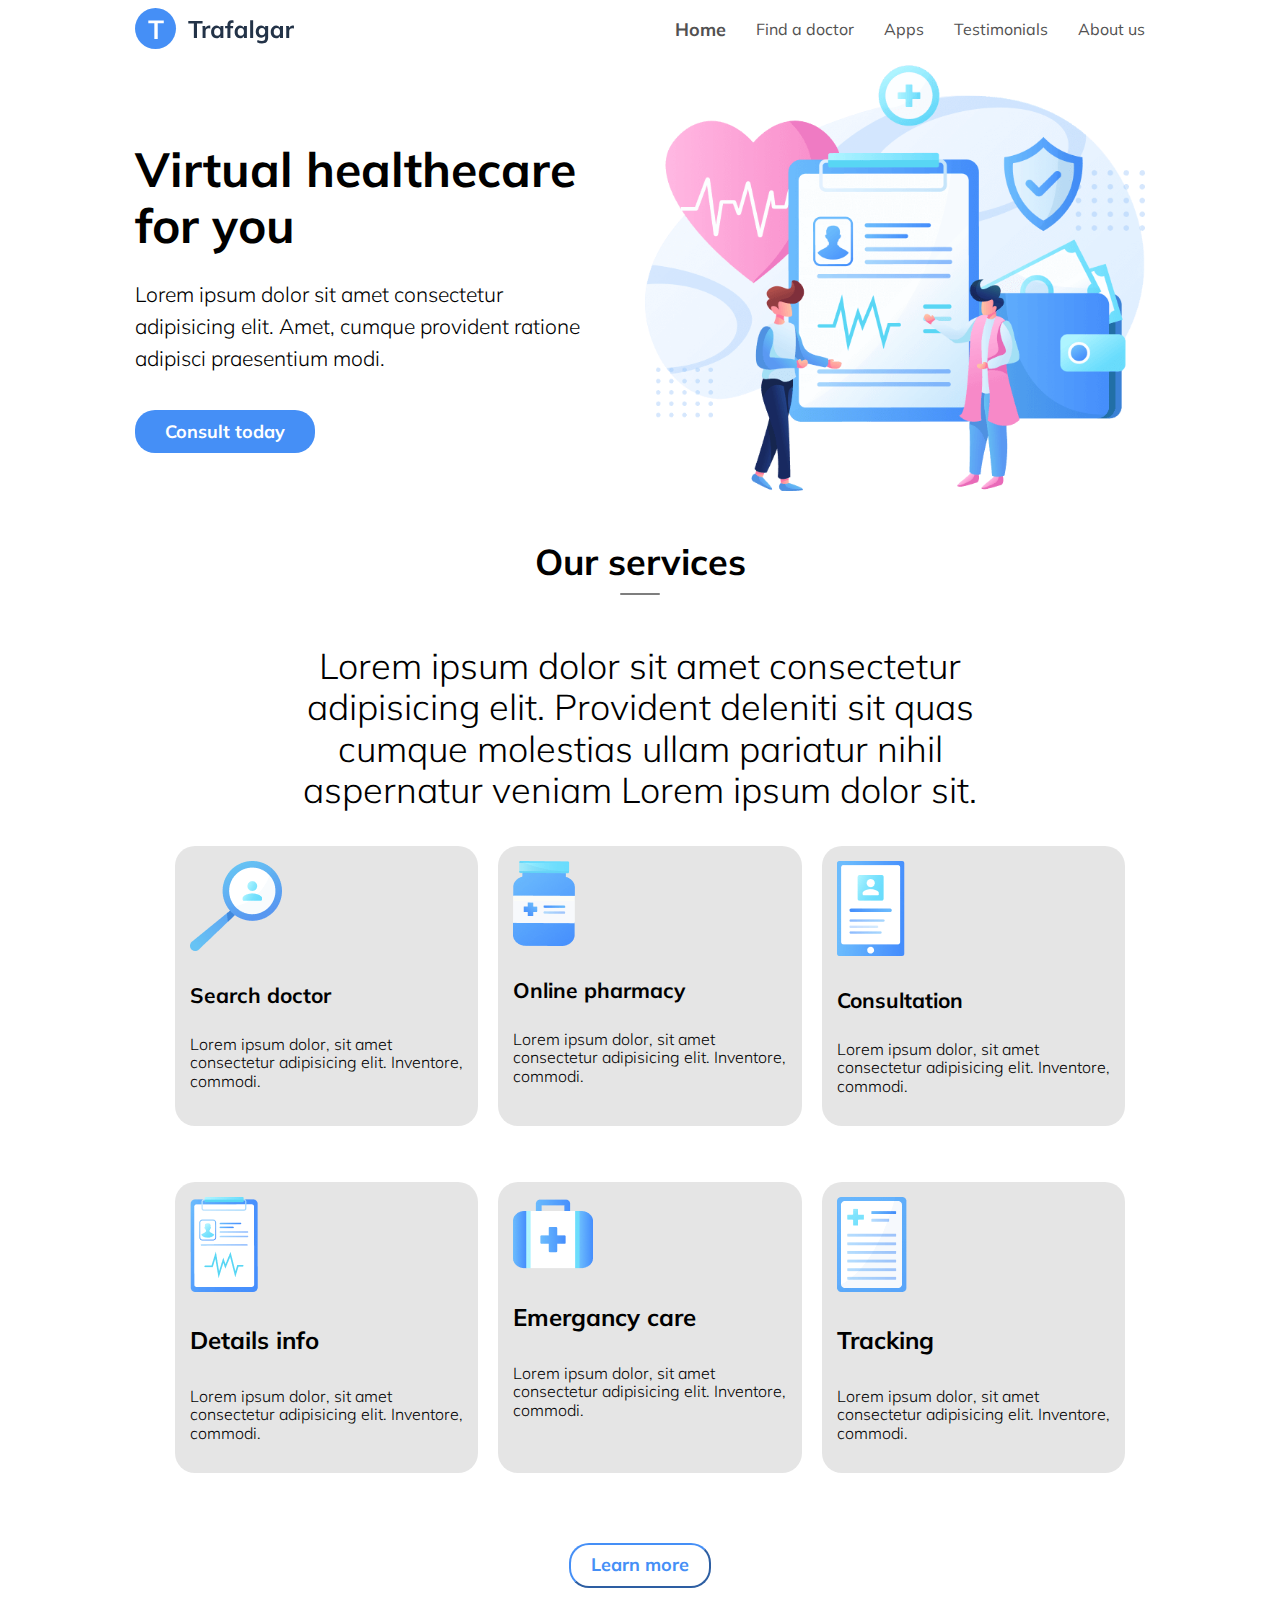
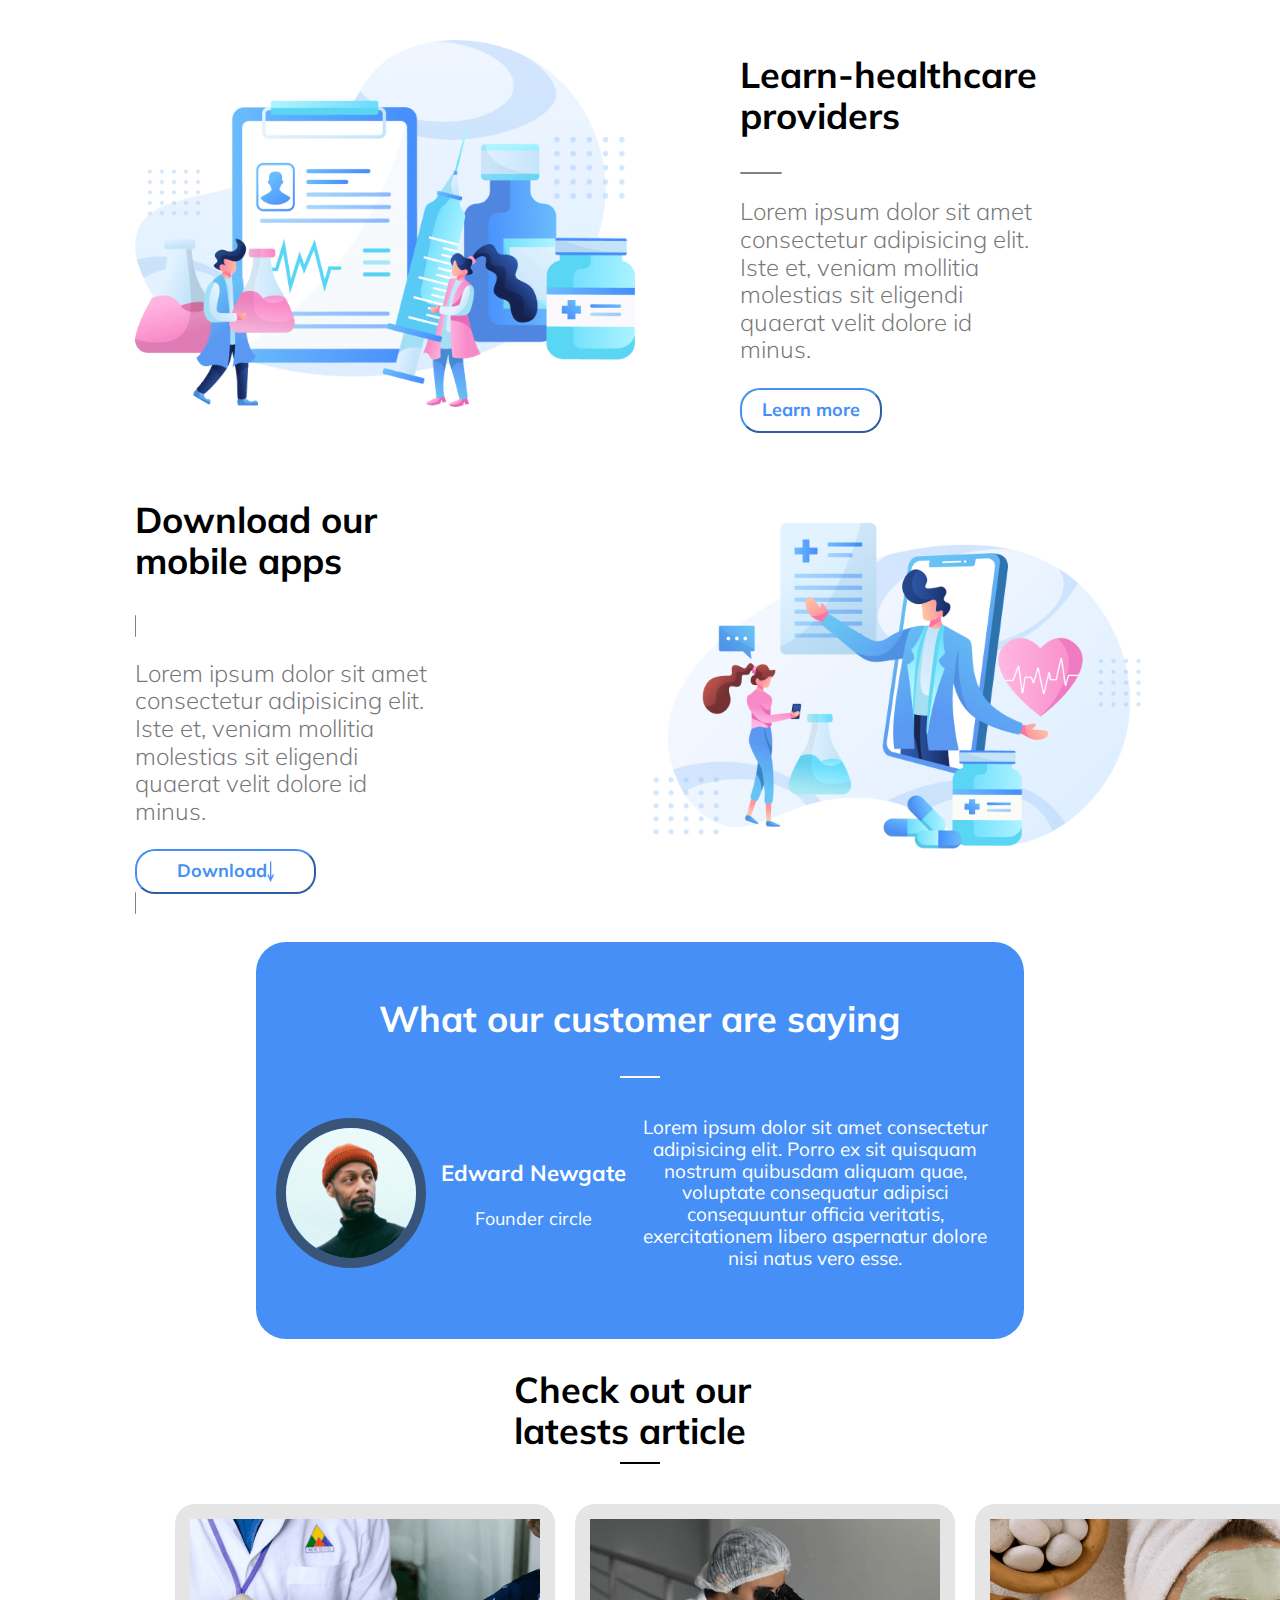
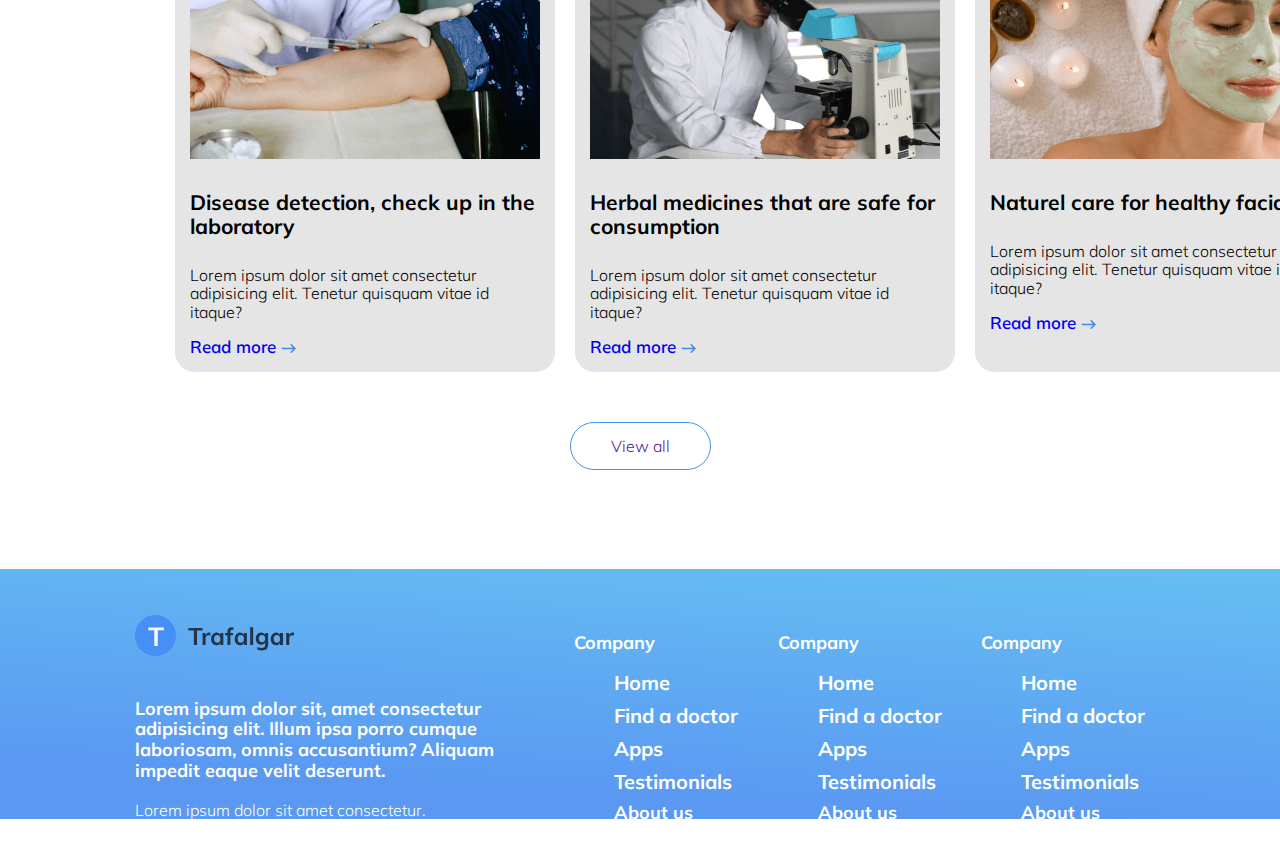
<file: index.html>
<!DOCTYPE html>
<html lang="uz">
<head>
    <meta charset="UTF-8">
    <meta http-equiv="X-UA-Compatible" content="IE=edge">
    <meta name="viewport" content="width=device-width, initial-scale=1.0">
    <title>Trafalgar</title>
    <link rel="stylesheet" href="./css/normalize.css">
    <link rel="stylesheet" href="./css/minifier.css">
    <link rel="preconnect" href="https://fonts.googleapis.com">
    <link rel="preconnect" href="https://fonts.gstatic.com" crossorigin>
    <link href="https://fonts.googleapis.com/css2?family=Roboto:wght@500;700&display=swap" rel="stylesheet">

</head>
<body>
    <!-- Header part -->
    <header class="site-header">
        <div class="container">
        <div class="sitelogo">
            <img src="./rasmlar/logo.svg" alt="site-logo ">
        </div>
        <nav class="site-nav">
            <ul class="site-list">
                <li class="site-items">
                    <a class="site-link a700"  href="#">Home</a>
                </li>
                <li class="site-items">
                    <a class="site-link" href="#">Find a doctor</a>
                </li>
                <li class="site-items">
                    <a class="site-link" href="#">Apps</a>
                </li>
                <li class="site-items">
                    <a class="site-link" href="#">Testimonials</a>
                </li>
                <li class="site-items">
                    <a class="site-link" href="#">About us</a>
                </li>
            </ul>
        </nav>
    </div>
    </header>

    <div class="clr"></div>
    <!-- Body part -->
    <main>
        <section class="hero">
            <div  class="container">
                <div class="hero-item1">
                    <h1 class="hero-title">Virtual healthecare for you</h1>
                    <p class="hero-definition">
                        Lorem ipsum dolor sit amet consectetur adipisicing elit. Amet, cumque provident ratione adipisci praesentium modi.
                    </p>
                    <a class="hero-btn a700" href="./index.html">Consult today</a>
                </div>
                <img class="hero-img" src="./rasmlar/trafalgar-header illustration 1.png" alt="Doctors photo">
           

            </div>
             </section>
        <section class="services">
            <div class="container">
                <h3 class="services-title">Our services
                </h3>
                <p class="liner">
                <p class="services-definition "> Lorem ipsum dolor sit amet consectetur adipisicing elit. Provident deleniti sit quas cumque molestias ullam pariatur nihil aspernatur veniam Lorem ipsum dolor sit.</p>
                <div class="our-services">
                    <ul class="our_list">
                        <li>
                            <img src="./rasmlar/lupa.png" alt="Search doctor">
                            <h4 class="our-h4">Search doctor</h4>
                            <p>Lorem ipsum dolor, sit amet consectetur adipisicing elit. Inventore, commodi.</p>
                        </li>
                        <li>
                            <img src="./rasmlar/Frame.png" alt="Online pharmacy">
                            <h4 class="our-h4">Online pharmacy</h4>
                            <p>Lorem ipsum dolor, sit amet consectetur adipisicing elit. Inventore, commodi.</p>
                        </li>
                        <li>
                            <img src="./rasmlar/Frame (1).png" alt="Consultation">
                            <h4 class="our-h4">Consultation</h4>
                            <p>Lorem ipsum dolor, sit amet consectetur adipisicing elit. Inventore, commodi.</p>
                        </li>
                    </ul>
                    <ul class="our_list2">
                        <li>
                            <img src="./rasmlar/Frame (2).png" alt="Details info">
                            <h4 class="our-h4">Details info</h4>
                            <p>Lorem ipsum dolor, sit amet consectetur adipisicing elit. Inventore, commodi.</p>
                        </li>
                        <li>
                            <img src="./rasmlar/Frame (3).png" alt="Emergancy care">
                            <h4 class="our-h4">Emergancy care</h4>
                            <p>Lorem ipsum dolor, sit amet consectetur adipisicing elit. Inventore, commodi.</p>
                        </li>
                        <li>
                            <img src="./rasmlar/Frame (4).png" alt="Tracking">
                            <h4 class="our-h4">Tracking</h4>
                            <p>Lorem ipsum dolor, sit amet consectetur adipisicing elit. Inventore, commodi.</p>
                        </li>
                    </ul>
                </div>
                <div  class="services-btn">
                <button class="s_btn">Learn more</button>
                </div>
            </div>
           
        </section>
        <section class="learn-healthcare">
            <div class="container">
                <div class="learn-img">
                <img src="./rasmlar/trafalgar-illustration sec02 1@2x.png" alt="learn-healthcare-img">
                </div>
                <div class="learn-healthcare-text">
                <h3 class="h3">Learn-healthcare providers</h3>
                <hr class="hr">
                <p class="p">Lorem ipsum dolor sit amet consectetur adipisicing elit. Iste et, veniam mollitia molestias sit eligendi quaerat velit dolore id minus.</p>
                <button class="s_btn">Learn more</button>
            </div>
            </div>
            
        </section>
        <section class="downloadour">
            <div class="container">
                <div class="download-our-text">
                    <h3 class="h3 ">Download our mobile apps</h3>
                    <h class="hr">
                    <p class="p">Lorem ipsum dolor sit amet consectetur adipisicing elit. Iste et, veniam mollitia molestias sit eligendi quaerat velit dolore id minus.</p>
                    <button class="s_btn btn_c">Download <img src="/rasmlar/Vector.png" alt="Download"></button>
                </div>
                <div class="downloadur_img">
                    <img class="img_d" src="./rasmlar/trafalgar-illustration sec03 1.svg" alt="download-our-img">
                </div>
            </div>
        </section>
        <section class="news">
            <div class="container">
                <div  class="titl">
                    <h3 class="titl-h3">
                        What our customer are saying
                    </h3>
                    <p class="pl"></p>
                </div>
                <div class="man">
                    <div class="new-list">
                        <div class="content">
                        <img class="content-logo" src="./rasmlar/image 1.png" alt="Image man">
                        <div class="edward">
                        <h3>Edward Newgate</h3>
                        <p>Founder circle</p>
                    </div>
                    </div>
                    </div>
                    <div class="man-text">
                         <p>Lorem ipsum dolor sit amet consectetur adipisicing elit. Porro ex sit quisquam nostrum quibusdam aliquam quae, voluptate consequatur adipisci consequuntur officia veritatis, exercitationem libero aspernatur dolore nisi natus vero esse.
                    </p>
                   </div>
                   </div>
                   
                    </div>
            </div>
            
        </section>
        <section class="check-out">
            <div class="container">
                <h3 class="titl-h4">Check out our latests article
                </h3>
                <p class="pl pl3"></p>
                <div class="our-services" >
                    <ul class="our_list">
                        <li>
                            <img class="doctor" src="./rasmlar/image 2.png" alt="Check1">
                            <h4>Disease detection, check up in the laboratory
                            </h4>
                            <p>Lorem ipsum dolor sit amet consectetur adipisicing elit. Tenetur quisquam vitae id itaque?</p>
                            <a href="#">Read more <img  src="/rasmlar/Vector (2).png" alt="read-icon"></a>
        
                        </li>
                        <li>
                            <img class="doctor" src="./rasmlar/image 2 (1).png" alt="Check2">
                            <h4>Herbal medicines that are safe for consumption
                            </h4>
                            <p>Lorem ipsum dolor sit amet consectetur adipisicing elit. Tenetur quisquam vitae id itaque?</p>
                            <a href="#">Read more <img src="/rasmlar/Vector (2).png" alt="read-icon"></a>
        
                        </li>
                        <li>
                            <img class="doctor" src="./rasmlar/image 3 — копия.png" alt="Check3">
                            <h4>Naturel care for healthy facial skin
                            </h4>
                            <p>Lorem ipsum dolor sit amet consectetur adipisicing elit. Tenetur quisquam vitae id itaque?</p>
                            <a href="#">Read more <img src="/rasmlar/Vector (2).png" alt="read-icon"></a>
        
                        </li>
                    </ul>
    
                </div>
                <div class="btna">
                    <a class="btnv" href=""> View all</a>
                </div>
                
            </div>

        </section>
    </main>
    <!-- footer part -->
    <footer>
        <div class="icon_footer">
            <div class="container">
                <div class="sitelogo2">
                 <img class="ph" src="./rasmlar/logo.svg" alt="Trafalgar icon">
                 <p class="ph">Lorem ipsum dolor sit, amet consectetur adipisicing elit. Illum ipsa porro cumque laboriosam, omnis accusantium? Aliquam impedit eaque velit deserunt.</p>
                 <p class="sitep">Lorem ipsum dolor sit amet consectetur.</p>
               </div>
              <div class="company-footer">
               <h4 class="h4h">Company</h4>
               <ul>
                <li >
                    <a  href="#">Home</a>
                </li>
                <li >
                    <a href="#">Find a doctor</a>
                </li>
                <li >
                    <a href="#">Apps</a>
                </li>
                <li >
                    <a href="#">Testimonials</a>
                </li>
                <li >
                    <a href="#">About us</a>
                </li>
            </ul>
        </div>
        <div class="company-footer">
            <h4 class="h4h">Company</h4>
            <ul>
                <li >
                    <a  href="#">Home</a>
                </li>
                <li >
                    <a href="#">Find a doctor</a>
                </li>
                <li >
                    <a href="#">Apps</a>
                </li>
                <li >
                    <a href="#">Testimonials</a>
                </li>
                <li >
                    <a href="#">About us</a>
                </li>
            </ul>
        </div>
        <div class="company-footer">
            <h4 class="h4h">Company</h4>
            <ul>
                <li >
                    <a  href="#">Home</a>
                </li>
                <li >
                    <a href="#">Find a doctor</a>
                </li>
                <li >
                    <a href="#">Apps</a>
                </li>
                <li >
                    <a href="#">Testimonials</a>
                </li>
                <li >
                    <a href="#">About us</a>
                </li>
            </ul>
        </div>

            </div>
        </div>
            
    </footer>
</body>
</html>
</file>
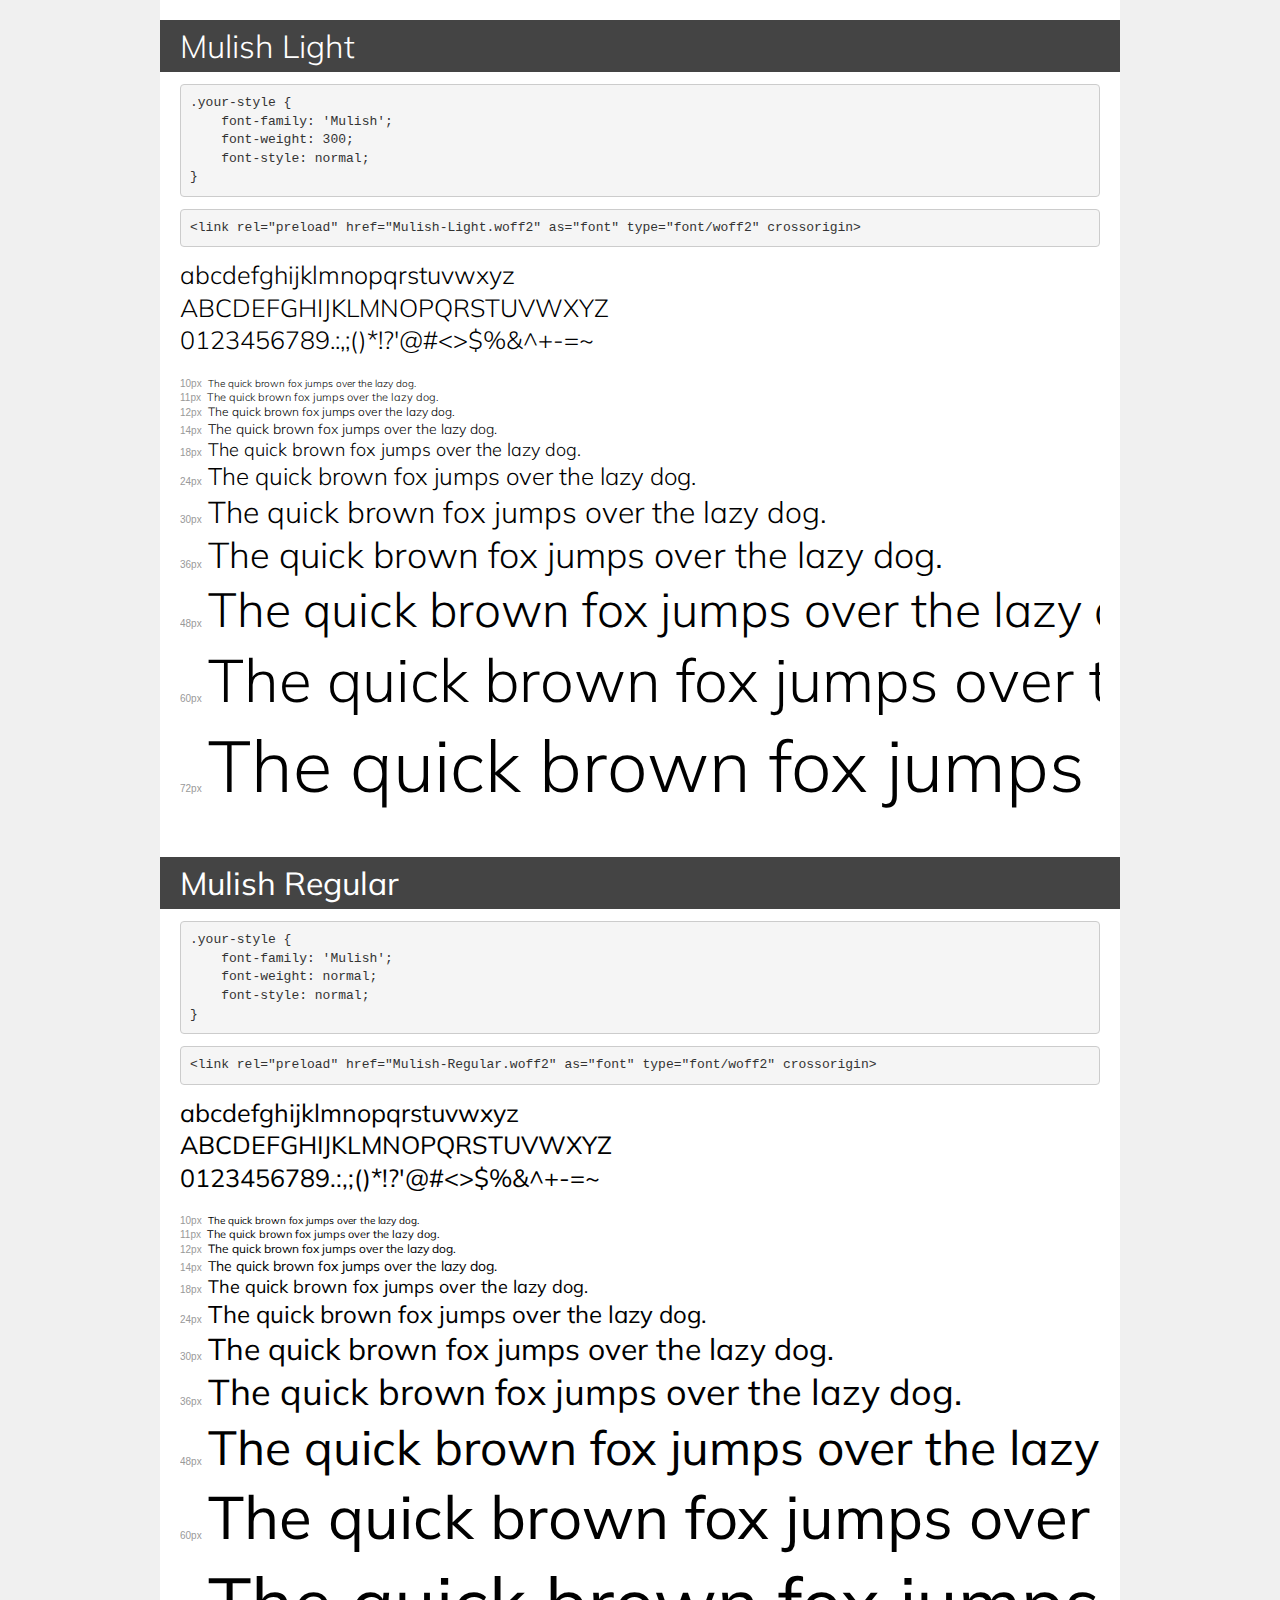
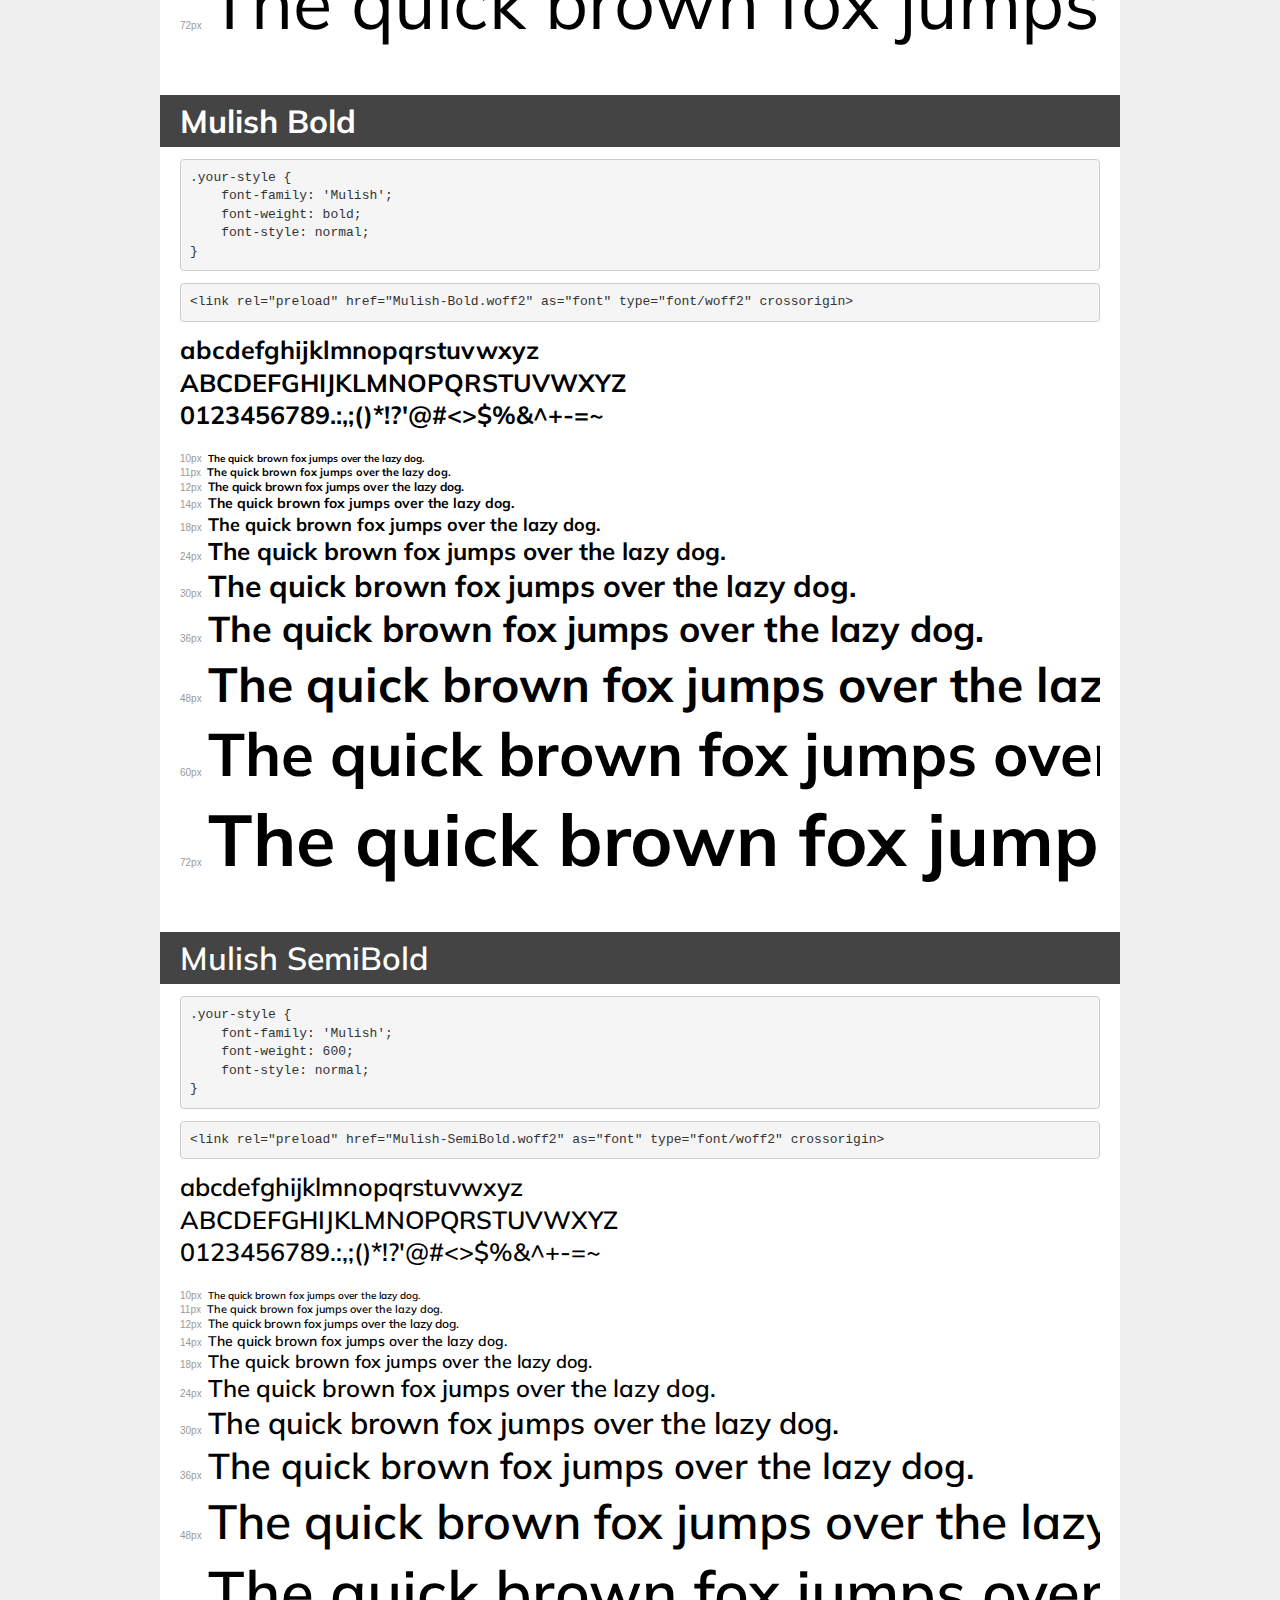
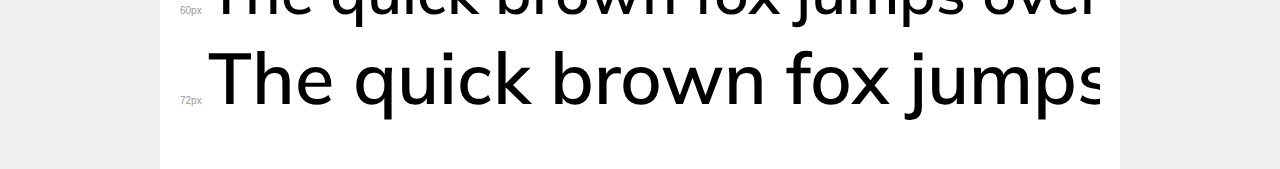
<file: fonts/demo.html>
<!DOCTYPE html>
<html lang="en">
<head>
    <meta charset="utf-8">
    <meta http-equiv="X-UA-Compatible" content="IE=edge">
    <meta name="viewport" content="width=device-width, initial-scale=1">
    <meta name="robots" content="noindex, noarchive">
    <meta name="format-detection" content="telephone=no">
    <title>Transfonter demo</title>
    <link href="stylesheet.css" rel="stylesheet">
    <style>
        /*
        http://meyerweb.com/eric/tools/css/reset/
        v2.0 | 20110126
        License: none (public domain)
        */
        html, body, div, span, applet, object, iframe,
        h1, h2, h3, h4, h5, h6, p, blockquote, pre,
        a, abbr, acronym, address, big, cite, code,
        del, dfn, em, img, ins, kbd, q, s, samp,
        small, strike, strong, sub, sup, tt, var,
        b, u, i, center,
        dl, dt, dd, ol, ul, li,
        fieldset, form, label, legend,
        table, caption, tbody, tfoot, thead, tr, th, td,
        article, aside, canvas, details, embed,
        figure, figcaption, footer, header, hgroup,
        menu, nav, output, ruby, section, summary,
        time, mark, audio, video {
            margin: 0;
            padding: 0;
            border: 0;
            font-size: 100%;
            font: inherit;
            vertical-align: baseline;
        }
        /* HTML5 display-role reset for older browsers */
        article, aside, details, figcaption, figure,
        footer, header, hgroup, menu, nav, section {
            display: block;
        }
        body {
            line-height: 1;
        }
        ol, ul {
            list-style: none;
        }
        blockquote, q {
            quotes: none;
        }
        blockquote:before, blockquote:after,
        q:before, q:after {
            content: '';
            content: none;
        }
        table {
            border-collapse: collapse;
            border-spacing: 0;
        }
        /* demo styles */
        body {
            background: #f0f0f0;
            color: #000;
        }
        .page {
            background: #fff;
            width: 920px;
            margin: 0 auto;
            padding: 20px 20px 0 20px;
            overflow: hidden;
        }
        .font-container {
            overflow-x: auto;
            overflow-y: hidden;
            margin-bottom: 40px;
            line-height: 1.3;
            white-space: nowrap;
            padding-bottom: 5px;
        }
        h1 {
            position: relative;
            background: #444;
            font-size: 32px;
            color: #fff;
            padding: 10px 20px;
            margin: 0 -20px 12px -20px;
        }
        .letters {
            font-size: 25px;
            margin-bottom: 20px;
        }
        .s10:before {
            content: '10px';
        }
        .s11:before {
            content: '11px';
        }
        .s12:before {
            content: '12px';
        }
        .s14:before {
            content: '14px';
        }
        .s18:before {
            content: '18px';
        }
        .s24:before {
            content: '24px';
        }
        .s30:before {
            content: '30px';
        }
        .s36:before {
            content: '36px';
        }
        .s48:before {
            content: '48px';
        }
        .s60:before {
            content: '60px';
        }
        .s72:before {
            content: '72px';
        }
        .s10:before, .s11:before, .s12:before, .s14:before,
        .s18:before, .s24:before, .s30:before, .s36:before,
        .s48:before, .s60:before, .s72:before {
            font-family: Arial, sans-serif;
            font-size: 10px;
            font-weight: normal;
            font-style: normal;
            color: #999;
            padding-right: 6px;
        }
        pre {
            display: block;
            padding: 9px;
            margin: 0 0 12px;
            font-family: Monaco, Menlo, Consolas, "Courier New", monospace;
            font-size: 13px;
            line-height: 1.428571429;
            color: #333;
            font-weight: normal;
            font-style: normal;
            background-color: #f5f5f5;
            border: 1px solid #ccc;
            overflow-x: auto;
            border-radius: 4px;
        }
        /* responsive */
        @media (max-width: 959px) {
            .page {
                width: auto;
                margin: 0;
            }
        }
    </style>
</head>
<body>
<div class="page">
    <div class="demo">
        <h1 style="font-family: 'Mulish'; font-weight: 300; font-style: normal;">Mulish Light</h1>
        <pre title="Usage">.your-style {
    font-family: 'Mulish';
    font-weight: 300;
    font-style: normal;
}</pre>
        <pre title="Preload (optional)">
&lt;link rel=&quot;preload&quot; href=&quot;Mulish-Light.woff2&quot; as=&quot;font&quot; type=&quot;font/woff2&quot; crossorigin&gt;</pre>
        <div class="font-container" style="font-family: 'Mulish'; font-weight: 300; font-style: normal;">
            <p class="letters">
                abcdefghijklmnopqrstuvwxyz<br>
ABCDEFGHIJKLMNOPQRSTUVWXYZ<br>
                0123456789.:,;()*!?'@#&lt;&gt;$%&^+-=~
            </p>
            <p class="s10" style="font-size: 10px;">The quick brown fox jumps over the lazy dog.</p>
            <p class="s11" style="font-size: 11px;">The quick brown fox jumps over the lazy dog.</p>
            <p class="s12" style="font-size: 12px;">The quick brown fox jumps over the lazy dog.</p>
            <p class="s14" style="font-size: 14px;">The quick brown fox jumps over the lazy dog.</p>
            <p class="s18" style="font-size: 18px;">The quick brown fox jumps over the lazy dog.</p>
            <p class="s24" style="font-size: 24px;">The quick brown fox jumps over the lazy dog.</p>
            <p class="s30" style="font-size: 30px;">The quick brown fox jumps over the lazy dog.</p>
            <p class="s36" style="font-size: 36px;">The quick brown fox jumps over the lazy dog.</p>
            <p class="s48" style="font-size: 48px;">The quick brown fox jumps over the lazy dog.</p>
            <p class="s60" style="font-size: 60px;">The quick brown fox jumps over the lazy dog.</p>
            <p class="s72" style="font-size: 72px;">The quick brown fox jumps over the lazy dog.</p>
        </div>
    </div>

    <div class="demo">
        <h1 style="font-family: 'Mulish'; font-weight: normal; font-style: normal;">Mulish Regular</h1>
        <pre title="Usage">.your-style {
    font-family: 'Mulish';
    font-weight: normal;
    font-style: normal;
}</pre>
        <pre title="Preload (optional)">
&lt;link rel=&quot;preload&quot; href=&quot;Mulish-Regular.woff2&quot; as=&quot;font&quot; type=&quot;font/woff2&quot; crossorigin&gt;</pre>
        <div class="font-container" style="font-family: 'Mulish'; font-weight: normal; font-style: normal;">
            <p class="letters">
                abcdefghijklmnopqrstuvwxyz<br>
ABCDEFGHIJKLMNOPQRSTUVWXYZ<br>
                0123456789.:,;()*!?'@#&lt;&gt;$%&^+-=~
            </p>
            <p class="s10" style="font-size: 10px;">The quick brown fox jumps over the lazy dog.</p>
            <p class="s11" style="font-size: 11px;">The quick brown fox jumps over the lazy dog.</p>
            <p class="s12" style="font-size: 12px;">The quick brown fox jumps over the lazy dog.</p>
            <p class="s14" style="font-size: 14px;">The quick brown fox jumps over the lazy dog.</p>
            <p class="s18" style="font-size: 18px;">The quick brown fox jumps over the lazy dog.</p>
            <p class="s24" style="font-size: 24px;">The quick brown fox jumps over the lazy dog.</p>
            <p class="s30" style="font-size: 30px;">The quick brown fox jumps over the lazy dog.</p>
            <p class="s36" style="font-size: 36px;">The quick brown fox jumps over the lazy dog.</p>
            <p class="s48" style="font-size: 48px;">The quick brown fox jumps over the lazy dog.</p>
            <p class="s60" style="font-size: 60px;">The quick brown fox jumps over the lazy dog.</p>
            <p class="s72" style="font-size: 72px;">The quick brown fox jumps over the lazy dog.</p>
        </div>
    </div>

    <div class="demo">
        <h1 style="font-family: 'Mulish'; font-weight: bold; font-style: normal;">Mulish Bold</h1>
        <pre title="Usage">.your-style {
    font-family: 'Mulish';
    font-weight: bold;
    font-style: normal;
}</pre>
        <pre title="Preload (optional)">
&lt;link rel=&quot;preload&quot; href=&quot;Mulish-Bold.woff2&quot; as=&quot;font&quot; type=&quot;font/woff2&quot; crossorigin&gt;</pre>
        <div class="font-container" style="font-family: 'Mulish'; font-weight: bold; font-style: normal;">
            <p class="letters">
                abcdefghijklmnopqrstuvwxyz<br>
ABCDEFGHIJKLMNOPQRSTUVWXYZ<br>
                0123456789.:,;()*!?'@#&lt;&gt;$%&^+-=~
            </p>
            <p class="s10" style="font-size: 10px;">The quick brown fox jumps over the lazy dog.</p>
            <p class="s11" style="font-size: 11px;">The quick brown fox jumps over the lazy dog.</p>
            <p class="s12" style="font-size: 12px;">The quick brown fox jumps over the lazy dog.</p>
            <p class="s14" style="font-size: 14px;">The quick brown fox jumps over the lazy dog.</p>
            <p class="s18" style="font-size: 18px;">The quick brown fox jumps over the lazy dog.</p>
            <p class="s24" style="font-size: 24px;">The quick brown fox jumps over the lazy dog.</p>
            <p class="s30" style="font-size: 30px;">The quick brown fox jumps over the lazy dog.</p>
            <p class="s36" style="font-size: 36px;">The quick brown fox jumps over the lazy dog.</p>
            <p class="s48" style="font-size: 48px;">The quick brown fox jumps over the lazy dog.</p>
            <p class="s60" style="font-size: 60px;">The quick brown fox jumps over the lazy dog.</p>
            <p class="s72" style="font-size: 72px;">The quick brown fox jumps over the lazy dog.</p>
        </div>
    </div>

    <div class="demo">
        <h1 style="font-family: 'Mulish'; font-weight: 600; font-style: normal;">Mulish SemiBold</h1>
        <pre title="Usage">.your-style {
    font-family: 'Mulish';
    font-weight: 600;
    font-style: normal;
}</pre>
        <pre title="Preload (optional)">
&lt;link rel=&quot;preload&quot; href=&quot;Mulish-SemiBold.woff2&quot; as=&quot;font&quot; type=&quot;font/woff2&quot; crossorigin&gt;</pre>
        <div class="font-container" style="font-family: 'Mulish'; font-weight: 600; font-style: normal;">
            <p class="letters">
                abcdefghijklmnopqrstuvwxyz<br>
ABCDEFGHIJKLMNOPQRSTUVWXYZ<br>
                0123456789.:,;()*!?'@#&lt;&gt;$%&^+-=~
            </p>
            <p class="s10" style="font-size: 10px;">The quick brown fox jumps over the lazy dog.</p>
            <p class="s11" style="font-size: 11px;">The quick brown fox jumps over the lazy dog.</p>
            <p class="s12" style="font-size: 12px;">The quick brown fox jumps over the lazy dog.</p>
            <p class="s14" style="font-size: 14px;">The quick brown fox jumps over the lazy dog.</p>
            <p class="s18" style="font-size: 18px;">The quick brown fox jumps over the lazy dog.</p>
            <p class="s24" style="font-size: 24px;">The quick brown fox jumps over the lazy dog.</p>
            <p class="s30" style="font-size: 30px;">The quick brown fox jumps over the lazy dog.</p>
            <p class="s36" style="font-size: 36px;">The quick brown fox jumps over the lazy dog.</p>
            <p class="s48" style="font-size: 48px;">The quick brown fox jumps over the lazy dog.</p>
            <p class="s60" style="font-size: 60px;">The quick brown fox jumps over the lazy dog.</p>
            <p class="s72" style="font-size: 72px;">The quick brown fox jumps over the lazy dog.</p>
        </div>
    </div>

</div>
</body>
</html>
</file>
<file: css/minifier.css>
@font-face{font-family:'Mulish-300';src:url('../fonts/Mulish-Light.woff2') format('woff2'),url('../fonts/Mulish-Light.woff') format('woff');font-weight:300;font-style:normal;font-display:swap}@font-face{font-family:'Mulish-400';src:url('../fonts/Mulish-Regular.woff2') format('woff2'),url('../fonts/Mulish-Regular.woff') format('woff');font-weight:400;font-style:normal;font-display:swap}@font-face{font-family:'Mulish-700';src:url('../fonts/Mulish-Bold.woff2') format('woff2'),url('../fonts/Mulish-Bold.woff') format('woff');font-weight:700;font-style:normal;font-display:swap}@font-face{font-family:'Mulish-600';src:url('../fonts/Mulish-SemiBold.woff2') format('woff2'),url('../fonts/Mulish-SemiBold.woff') format('woff');font-weight:600;font-style:normal;font-display:swap}*{list-style:none;-webkit-box-sizing:border-box;box-sizing:border-box;text-decoration:none}body{font-family:'Mulish-300';font-size:16px;margin:0;padding:0}.container{width:100%;max-width:1070px;margin-left:auto;margin-right:auto;padding:0 30px}
header .container{display:-webkit-box;display:-ms-flexbox;display:flex;height:60px;-webkit-box-pack:justify;-ms-flex-pack:justify;justify-content:space-between;-webkit-box-align:center;-ms-flex-align:center;align-items:center}.site-list{display:-webkit-box;display:-ms-flexbox;display:flex}.site-items:not(:last-child){margin-right:30px}.site-link{color:#525151;font-family:'Mulish-400'}.a700{font-family:'Mulish-700';font-size:18px}.hero .container{display:-webkit-box;display:-ms-flexbox;display:flex;-webkit-box-pack:justify;-ms-flex-pack:justify;justify-content:space-between;-webkit-box-align:center;-ms-flex-align:center;align-items:center}.hero-img{width:500px}.hero-item1{width:450px}.hero-title{font-family:'Mulish-700';font-size:48px;line-height:56px;margin-bottom:25px}.hero-definition{font-style:normal;font-weight:60;font-size:21px;line-height:32px;margin-bottom:48px}.hero-btn{padding:10px 30px;background-color:#458ff6;border-radius:20px;color:#fff}.services-title{font-family:'Mulish-700';font-size:36px;text-align:center;margin-top:50px;margin-bottom:10px}
.liner{width:40px;margin:0 auto;border-radius:30px;opacity:50%;border-top:2px solid #000;margin-bottom:50px}.our-h4{font-family:'Mulish-700';font-size:24px}.services-definition{width:70%;font-family:'Mulish-300';font-size:36px;margin:auto;text-align:center}.our_list{display:-webkit-box;display:-ms-flexbox;display:flex;font-family:'Mulish-300';font-size:16px}.our_list2{display:-webkit-box;display:-ms-flexbox;display:flex;-webkit-box-pack:justify;-ms-flex-pack:justify;justify-content:space-between}.our-services li{margin:20px 20px 20px 0;padding:15px;border-radius:20px;background-color:#9795953f}.s_btn{font-family:'Mulish-700';font-size:18px;color:#458ff6;background:0 0;border-radius:20px;border-color:#458ff6;padding:10px 20px;margin-top:20px}.services-btn{display:-webkit-box;display:-ms-flexbox;display:flex;-webkit-box-pack:center;-ms-flex-pack:center;justify-content:center;margin:30px 0}.learn-healthcare .container{display:-webkit-box;display:-ms-flexbox;display:flex;-webkit-box-pack:justify;-ms-flex-pack:justify;justify-content:space-between;-webkit-box-align:center;-ms-flex-align:center;align-items:center}
.learn-img img{width:500px}.learn-healthcare-text{width:300px;margin:auto}.h3{font-family:'Mulish-700';font-size:36px}.hr{width:40px;margin:20px 0;border:1px solid rgba(0,0,0,.493);border-radius:20px}.p{font-family:'Mulish-300';font-size:24px;color:rgba(0,0,0,.541)}.downloadour{margin:30px 0}.downloadour .container{display:-webkit-box;display:-ms-flexbox;display:flex;-webkit-box-pack:justify;-ms-flex-pack:justify;justify-content:space-between;-webkit-box-align:center;-ms-flex-align:center;align-items:center}.img_d{width:500px}.btn_c{padding:10px 40px;text-align:center}.btn_c img{width:7px}.download-our-text{width:300px}.news .container{width:60%;color:#fff;text-align:center;padding-right:20px;padding-left:20px;border-radius:30px;background-color:#458ff6;margin-bottom:30px}.new-list{display:-webkit-box;display:-ms-flexbox;display:flex;-webkit-box-pack:justify;-ms-flex-pack:justify;justify-content:space-between;-webkit-box-align:center;-ms-flex-align:center;align-items:center}.man{display:-webkit-box;display:-ms-flexbox;display:flex;-webkit-box-pack:justify;-ms-flex-pack:justify;justify-content:space-between;-webkit-box-align:center;-ms-flex-align:center;align-items:center;padding-bottom:50px}
.content{width:350px;display:-webkit-box;display:-ms-flexbox;display:flex;-webkit-box-align:center;-ms-flex-align:center;align-items:center}.titl{padding-top:20px;width:80%;margin:auto}.titl-h3{font-family:'Mulish-700';font-size:36px}.content-logo{width:150px;border-radius:50%;border:10px solid rgba(51,51,51,.644);margin-right:15px}.pl{border-top:2px solid #fff;width:40px;margin:auto;text-align:center;margin-bottom:20px;margin-top:10px}.edward h3{font-family:'Mulish-700';font-size:22px}.edward p{font-family:'Mulish-400';font-size:18px}.man-text{width:600px;text-transform:initial;font-family:'Mulish-400';font-size:19px}.pl3{border-color:#000}.titl-h4{font-family:'Mulish-700';font-size:36px;width:25%;margin:auto}.pictures{width:600px;display:-webkit-box;display:-ms-flexbox;display:flex;margin:auto;-webkit-box-pack:justify;-ms-flex-pack:justify;justify-content:space-between}.our_list h4{font-family:'Mulish-700';font-size:21px}.our_list a{font-family:'Mulish-600';font-size:17px}
.pictures ul{display:-webkit-box;display:-ms-flexbox;display:flex;-webkit-box-pack:justify;-ms-flex-pack:justify;justify-content:space-between}section button{display:-webkit-box;display:-ms-flexbox;display:flex;-webkit-box-pack:center;-ms-flex-pack:center;justify-content:center}.our-services{margin-bottom:30px}footer{background:-o-linear-gradient(266.59deg,#67c3f3 -8.57%,#5a98f2 82.96%);background:linear-gradient(183.41deg,#67c3f3 -8.57%,#5a98f2 82.96%);height:250px;color:#fff;font-family:'Mulish-700';font-size:18px}footer a{color:#fff}.icon_footer{padding-top:40px}.icon_footer .container{display:-webkit-box;display:-ms-flexbox;display:flex;-webkit-box-pack:justify;-ms-flex-pack:justify;justify-content:space-between;-webkit-box-align:center;-ms-flex-align:center;align-items:center}.sitelogo2{width:400px}.ph{margin-bottom:20px}.h4h{margin-bottom:15px}.company-footer li:not(:last-child){padding-bottom:10px;font-family:'Mulish-700';font-size:20px}.btnv{padding:14px 40px;background:0 0;border:1px solid #458ff6;border-radius:30px}
.btna{display:-webkit-box;display:-ms-flexbox;display:flex;-webkit-box-pack:center;-ms-flex-pack:center;justify-content:center}.check-out{height:800px}.sitep{font-family:'Mulish-300';font-size:16px}
</file>
<file: fonts/stylesheet.css>
@font-face {
    font-family: 'Mulish';
    src: url('Mulish-Light.woff2') format('woff2'),
        url('Mulish-Light.woff') format('woff');
    font-weight: 300;
    font-style: normal;
    font-display: swap;
}

@font-face {
    font-family: 'Mulish';
    src: url('Mulish-Regular.woff2') format('woff2'),
        url('Mulish-Regular.woff') format('woff');
    font-weight: normal;
    font-style: normal;
    font-display: swap;
}

@font-face {
    font-family: 'Mulish';
    src: url('Mulish-Bold.woff2') format('woff2'),
        url('Mulish-Bold.woff') format('woff');
    font-weight: bold;
    font-style: normal;
    font-display: swap;
}

@font-face {
    font-family: 'Mulish';
    src: url('Mulish-SemiBold.woff2') format('woff2'),
        url('Mulish-SemiBold.woff') format('woff');
    font-weight: 600;
    font-style: normal;
    font-display: swap;
}
</file>
